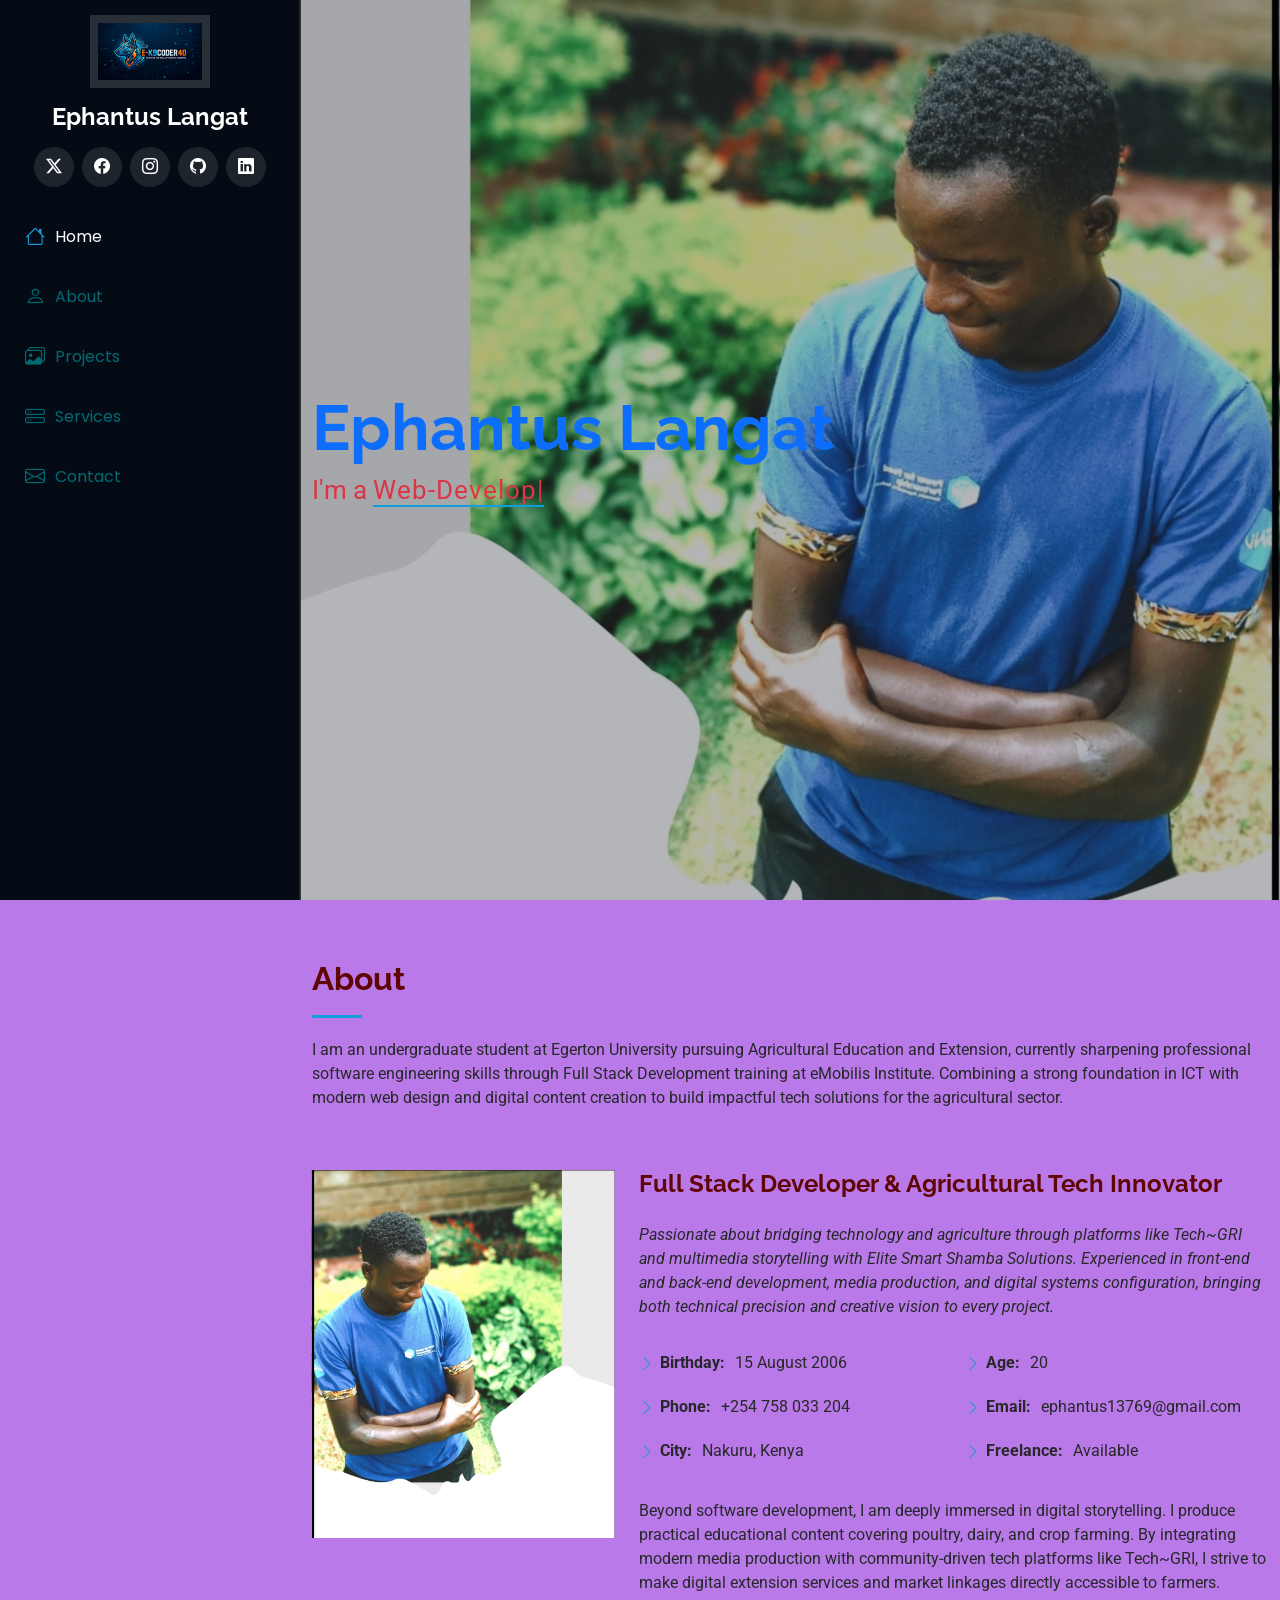
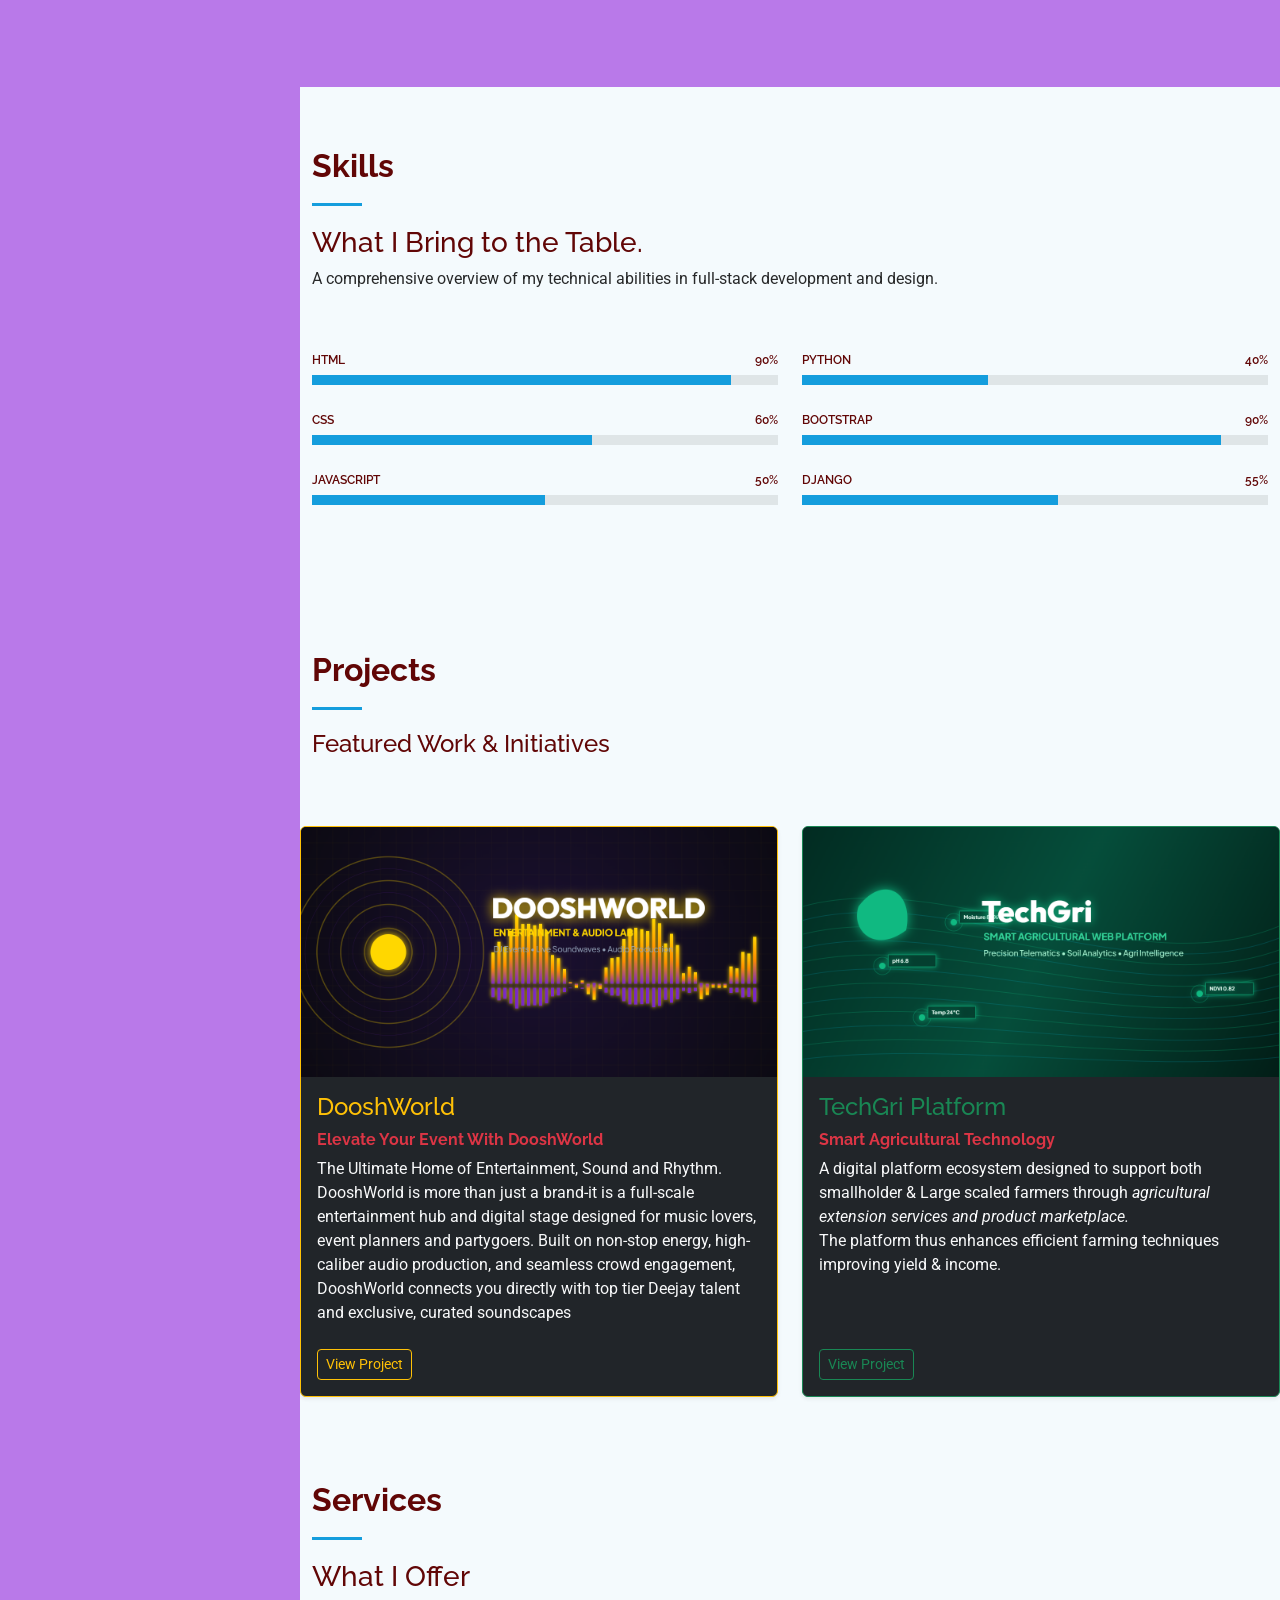
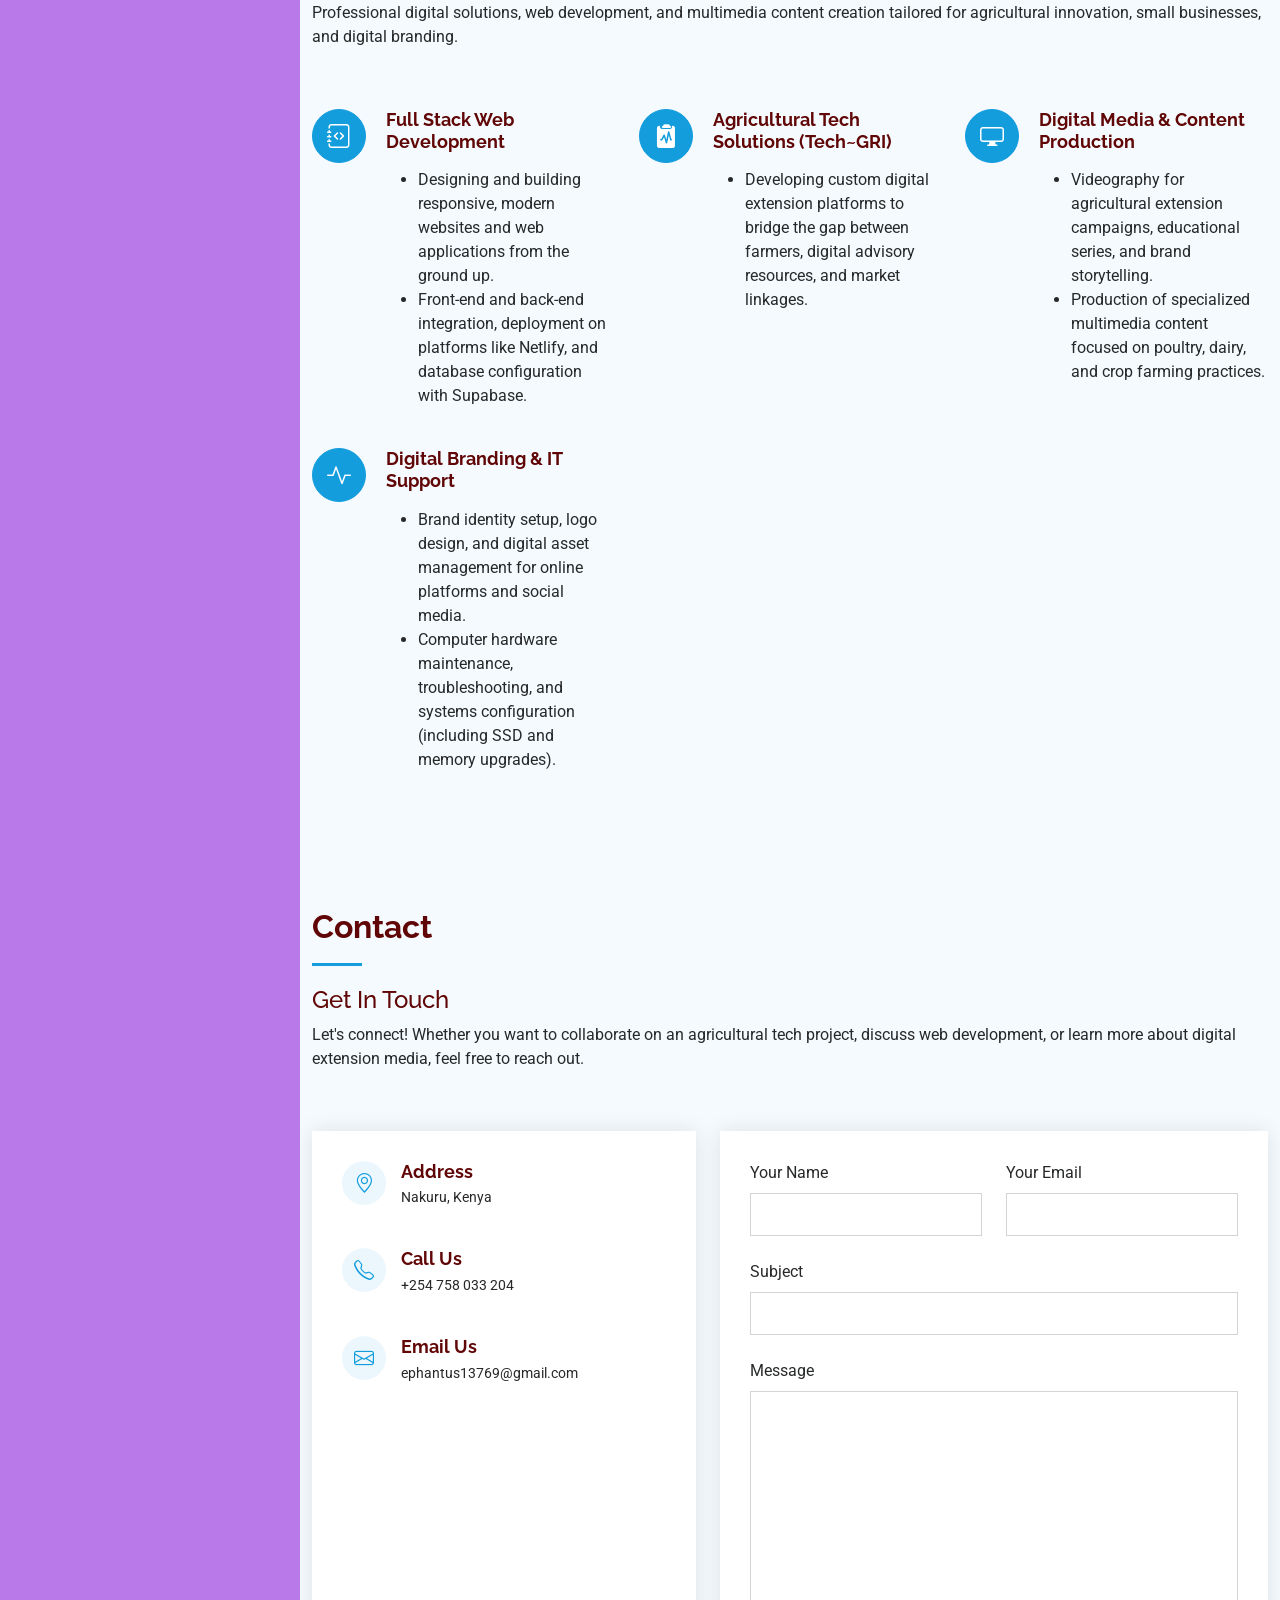
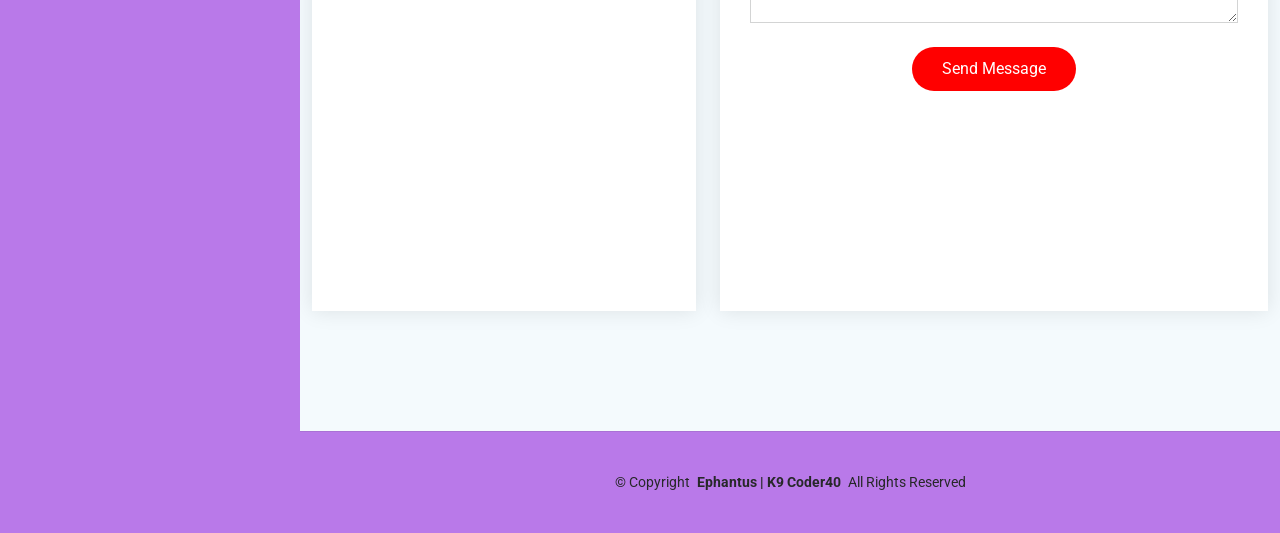
<file: index.html>
<!DOCTYPE html>
<html lang="en">

<head>
  <meta charset="utf-8">
  <meta content="width=device-width, initial-scale=1.0" name="viewport">
  <title>Ephantus | K9-Coder40</title>
  <meta content="" name="description">
  <meta content="" name="keywords">

  <!-- Favicons -->
  <link href="assets/img/favicon (2).png" rel="icon">
  <link href="assets/favicon (2).png" rel="favicon (2).png">

  <!-- Fonts -->
  <link href="https://fonts.googleapis.com" rel="preconnect">
  <link href="https://fonts.gstatic.com" rel="preconnect" crossorigin>
  <link href="https://fonts.googleapis.com/css2?family=Roboto:ital,wght@0,100;0,300;0,400;0,500;0,700;0,900;1,100;1,300;1,400;1,500;1,700;1,900&family=Poppins:ital,wght@0,100;0,200;0,300;0,400;0,500;0,600;0,700;0,800;0,900;1,100;1,200;1,300;1,400;1,500;1,600;1,700;1,800;1,900&family=Raleway:ital,wght@0,100;0,200;0,300;0,400;0,500;0,600;0,700;0,800;0,900;1,100;1,200;1,300;1,400;1,500;1,600;1,700;1,800;1,900&display=swap" rel="stylesheet">

  <!-- Vendor CSS Files -->
  <link href="assets/vendor/bootstrap/css/bootstrap.min.css" rel="stylesheet">
  <link href="assets/vendor/bootstrap-icons/bootstrap-icons.css" rel="stylesheet">
  <link href="assets/vendor/aos/aos.css" rel="stylesheet">
  <link href="assets/vendor/glightbox/css/glightbox.min.css" rel="stylesheet">
  <link href="assets/vendor/swiper/swiper-bundle.min.css" rel="stylesheet">

  <!-- Main CSS File -->
  <link href="assets/css/main.css" rel="stylesheet">

  <!-- =======================================================
  * Template Name: iPortfolio
  * Template URL: https://bootstrapmade.com/iportfolio-bootstrap-portfolio-websites-template/
  * Updated: Jun 29 2024 with Bootstrap v5.3.3
  * Author: BootstrapMade.com
  * License: https://bootstrapmade.com/license/
  ======================================================== -->
</head>

<body class="index-page">

  <header id="header" class="header dark-background d-flex flex-column">
    <i class="header-toggle d-xl-none bi bi-list"></i>

    <div class="profile-img">
      <img src="assets/img/favicon (2).png" alt="" class="img-fluid rounded-circler">
    </div>

    <a href="index.html" class="logo d-flex align-items-center justify-content-center">
      <!-- Uncomment the line below if you also wish to use an image logo -->
      <!-- <img src="assets/img/logo.png" alt=""> -->
      <h1 class="sitename">Ephantus Langat</h1>
    </a>

    <div class="social-links text-center">
      <a href="https://X.com/@K9 Coder40" class="twitter" target="_blank"><i class="bi bi-twitter-x"></i></a>
      <a href="https://www.facebook.com/AgriNerds" class="facebook" target="_blank"><i class="bi bi-facebook"></i></a>
      <a href="https://www.instagram.com/eph.ntus"class="instagram" target="_blank"><i class="bi bi-instagram"></i></a>
      <a href="https://github.com/K9-Coder40" class="github" target="_blank"><i class="bi bi-github"></i></a>
      <a href="https://ke.linkedin.com" class="linkedin" target="_blank"><i class="bi bi-linkedin"></i></a>
    </div>

    <nav id="navmenu" class="navmenu">
      <ul>
        <li><a href="#hero" class="active"><i class="bi bi-house navicon"></i>Home</a></li>
        <li><a href="#about"><i class="bi bi-person navicon"></i> About</a></li>
        <li><a href="#portfolio"><i class="bi bi-images navicon"></i> Projects</a></li>
        <li><a href="#services"><i class="bi bi-hdd-stack navicon"></i> Services</a></li>
        <li><a href="#contact"><i class="bi bi-envelope navicon"></i> Contact</a></li>
      </ul>
    </nav>

  </header>

  <main class="main">

    <!-- Hero Section -->
    <section id="hero" class="hero section dark-background">

      <img src="assets/img/my-profile-img (2).jpg" alt="" data-aos="fade-in" class="">

      <div class="container" data-aos="fade-up" data-aos-delay="100">
        <h2 class="text-primary fw-bold">Ephantus Langat</h2>
        <p class="text-danger">I'm a <span class="typed" data-typed-items="Web-Developer, Mobile-Developer,Agricultural Educator">Designer</span><span class="typed-cursor typed-cursor--blink" aria-hidden="true"></span><span class="typed-cursor typed-cursor--blink" aria-hidden="true"></span></p>
      </div>

    </section><!-- /Hero Section -->

    <!-- About Section -->
    <section id="about" class="about section">

      <!-- Section Title -->
      <div class="container section-title" data-aos="fade-up">
        <h2>About</h2>
        <p>I am an undergraduate student at Egerton University pursuing Agricultural Education and Extension, currently sharpening professional software engineering skills through Full Stack Development training at eMobilis Institute. Combining a strong foundation in ICT with modern web design and digital content creation to build impactful tech solutions for the agricultural sector.</p>
      </div><!-- End Section Title -->

      <div class="container" data-aos="fade-up" data-aos-delay="100">

        <div class="row gy-4 justify-content-center">
          <div class="col-lg-4">
            <img src="assets/img/my-profile-img (2).jpg" class="img-fluid" alt="">
          </div>
          <div class="col-lg-8 content">
            <h2>Full Stack Developer & Agricultural Tech Innovator</h2>
            <p class="fst-italic py-3">
            Passionate about bridging technology and agriculture through platforms like Tech~GRI and multimedia storytelling with Elite Smart Shamba Solutions. 
            Experienced in front-end and back-end development, media production, and digital systems configuration, bringing both technical precision and creative vision to every project.
            </p>
            <div class="row">
              <div class="col-lg-6">
                <ul>
                  <li><i class="bi bi-chevron-right"></i> <strong>Birthday:</strong> <span>15 August 2006</span></li>
                  <li><i class="bi bi-chevron-right"></i> <strong>Phone:</strong> <span>+254 758 033 204</span></li>
                  <li><i class="bi bi-chevron-right"></i> <strong>City:</strong> <span>Nakuru, Kenya</span></li>
                </ul>
              </div>
              <div class="col-lg-6">
                <ul>
                  <li><i class="bi bi-chevron-right"></i> <strong>Age:</strong> <span>20</span></li>
                  <li><i class="bi bi-chevron-right"></i> <strong>Email:</strong> <span>ephantus13769@gmail.com</span></li>
                  <li><i class="bi bi-chevron-right"></i> <strong>Freelance:</strong> <span>Available</span></li>
                </ul>
              </div>
            </div>
            <p class="py-3">
            Beyond software development, I am deeply immersed in digital storytelling.
            I produce practical educational content covering poultry, dairy, and crop farming. 
            By integrating modern media production with community-driven tech platforms like Tech~GRI, 
            I strive to make digital extension services and market linkages directly accessible to farmers.
              
          </p>
          </div>
        </div>

      </div>

    </section><!-- /About Section -->

      <section id="skills" class="skills section light-background">

  <!-- Section Title -->
  <div class="container section-title" data-aos="fade-up">
    <h2>Skills</h2>
    <h3>What I Bring to the Table.</h3>
    <p>A comprehensive overview of my technical abilities in full-stack development and design.</p>
  </div><!-- End Section Title -->

  <div class="container" data-aos="fade-up" data-aos-delay="100">

    <div class="row skills-content skills-animation">

      <div class="col-lg-6">

        <div class="progress">
          <span class="skill"><span>HTML</span> <i class="val">90%</i></span>
          <div class="progress-bar-wrap">
            <div class="progress-bar" role="progressbar" aria-valuenow="90" aria-valuemin="0" aria-valuemax="100" style="width: 90%;"></div>
          </div>
        </div><!-- End Skills Item -->

        <div class="progress">
          <span class="skill"><span>CSS</span> <i class="val">60%</i></span>
          <div class="progress-bar-wrap">
            <div class="progress-bar" role="progressbar" aria-valuenow="60" aria-valuemin="0" aria-valuemax="100" style="width: 60%;"></div>
          </div>
        </div><!-- End Skills Item -->

        <div class="progress">
          <span class="skill"><span>JavaScript</span> <i class="val">50%</i></span>
          <div class="progress-bar-wrap">
            <div class="progress-bar" role="progressbar" aria-valuenow="50" aria-valuemin="0" aria-valuemax="100" style="width: 50%;"></div>
          </div>
        </div><!-- End Skills Item -->

      </div>

      <div class="col-lg-6">

        <div class="progress">
          <span class="skill"><span>Python</span> <i class="val">40%</i></span>
          <div class="progress-bar-wrap">
            <div class="progress-bar" role="progressbar" aria-valuenow="40" aria-valuemin="0" aria-valuemax="100" style="width: 40%;"></div>
          </div>
        </div><!-- End Skills Item -->

        <div class="progress">
          <span class="skill"><span>Bootstrap</span> <i class="val">90%</i></span>
          <div class="progress-bar-wrap">
            <div class="progress-bar" role="progressbar" aria-valuenow="90" aria-valuemin="0" aria-valuemax="100" style="width: 90%;"></div>
          </div>
        </div><!-- End Skills Item -->

        <div class="progress">
          <span class="skill"><span>Django</span> <i class="val">55%</i></span>
          <div class="progress-bar-wrap">
            <div class="progress-bar" role="progressbar" aria-valuenow="55" aria-valuemin="0" aria-valuemax="100" style="width: 55%;"></div>
          </div>
        </div><!-- End Skills Item -->

      </div>

    </div>

  </div>

</section><!-- /Skills Section -->

    
    <!-- Projects Section -->
    <section id="portfolio" class="portfolio section light-background">

      <!-- Section Title -->
      <div class="container section-title" data-aos="fade-up">
        <h2>Projects</h2>
        <h4>Featured Work & Initiatives</h4>
      </div><!-- End Section Title -->
     <section class="container p-0">
      <div class="row">
        <!-- card 1 -->
         <div class="col-lg-6 mb-4" data-aos="fade-up">
  <div class="card h-100 bg-dark text-white border-warning shadow-sm">
    <img src="assets/img/DooshWorld_Portfolio_Banner.png" class="card-img-top" alt="DooshWorld Banner">
    <div class="card-body">
      <h4 class="card-title text-warning font-weight-bold">DooshWorld</h4>
      <h6 class="text-danger fw-bold">Elevate Your Event With DooshWorld</h6>
      <p class="card-text text-light">The Ultimate Home of Entertainment, Sound and Rhythm.<br>
                DooshWorld is more than just a brand-it is a full-scale entertainment hub and digital stage designed for music lovers, 
                event planners and partygoers. Built on non-stop energy, high-caliber audio production, and seamless crowd engagement, 
                DooshWorld connects you directly with top tier Deejay talent and exclusive, curated soundscapes</p>
    </div>
    <div class="card-footer bg-transparent border-top-0 pb-3">
      <a href="https://k9-coder40.github.io/DooshWorld/" target="_blank" class="btn btn-outline-warning btn-sm">View Project</a>
    </div>
  </div>
</div>
<!-- card 2 -->
 <div class="col-lg-6 mb-4" data-aos="fade-up">
  <div class="card h-100 bg-dark text-white border-success shadow-sm">
    <img src="assets/img/TechGri_Portfolio_Banner.png" class="card-img-top" alt="TechGri Banner">
    <div class="card-body">
      <h4 class="card-title text-success font-weight-bold">TechGri Platform</h4>
      <h6 class="text-danger fw-bold">Smart Agricultural Technology</h6>
      <p class="card-text text-light">A digital platform ecosystem designed to support both smallholder & Large scaled farmers through 
        <i>agricultural extension services and product marketplace.</i>
        <br>The platform thus enhances efficient farming techniques improving yield & income.</p>
  </div>
    <div class="card-footer bg-transparent border-top-0 pb-3">
      <a href="https://k9-coder40.github.io/TechGRI2/" target="_blank" class="btn btn-outline-success btn-sm">View Project</a>
    </div>
  </div>
</div>

      </div>
    </section>

    <!-- Services Section -->
    <section id="services" class="services section">

      <!-- Section Title -->
      <div class="container section-title" data-aos="fade-up">
        <h2>Services</h2>
      <h3>What I Offer</h3>
      <p>Professional digital solutions, web development, 
      and multimedia content creation tailored for agricultural innovation, small businesses, 
      and digital branding.</p>
      </div><!-- End Section Title -->

      <div class="container">

        <div class="row gy-4">

          <div class="col-lg-4 col-md-6 service-item d-flex" data-aos="fade-up" data-aos-delay="100">
            <div class="icon flex-shrink-0"><i class="bi bi-journal-code"></i></div>
            <div>
              <h4 class="title"><a href="service-details.html" class="stretched-link">Full Stack Web Development</a></h4>
              <p class="description">
                <ul>
                  <li>Designing and building responsive, modern websites and web applications from the ground up.</li>
                  <li>Front-end and back-end integration, deployment on platforms like Netlify, and database configuration with Supabase.</li>
                </ul>
              </p>
            </div>
          </div>
          <!-- End Service Item -->

          <div class="col-lg-4 col-md-6 service-item d-flex" data-aos="fade-up" data-aos-delay="200">
            <div class="icon flex-shrink-0"><i class="bi bi-clipboard2-pulse-fill"></i></div>
            <div>
              <h4 class="title"><a href="service-details.html" class="stretched-link">Agricultural Tech Solutions (Tech~GRI)</a></h4>
              <p class="description">
                <ul>
                  <li>Developing custom digital extension platforms to bridge the gap between farmers, digital advisory resources, and market linkages.</li>
                </ul>
              </p>
            </div>
          </div><!-- End Service Item -->

          <div class="col-lg-4 col-md-6 service-item d-flex" data-aos="fade-up" data-aos-delay="300">
            <div class="icon flex-shrink-0"><i class="bi bi-display"></i></div>
            <div>
              <h4 class="title"><a href="service-details.html" class="stretched-link">Digital Media & Content Production</a></h4>
              <p class="description">
                <ul>
                  <Li>Videography for agricultural extension campaigns, educational series, and brand storytelling.</Li>
                  <li>Production of specialized multimedia content focused on poultry, dairy, and crop farming practices.</li>
                </ul>
              </p>
            </div>
          </div><!-- End Service Item -->

          <div class="col-lg-4 col-md-6 service-item d-flex" data-aos="fade-up" data-aos-delay="400">
            <div class="icon flex-shrink-0"><i class="bi bi-activity"></i></div>
            <div>
              <h4 class="title"><a href="service-details.html" class="stretched-link">Digital Branding & IT Support</a></h4>
              <p class="description">
                <ul>
                  <Li>Brand identity setup, logo design, and digital asset management for online platforms and social media.</Li>
                  <li>Computer hardware maintenance, troubleshooting, and systems configuration (including SSD and memory upgrades).</li>
                </ul>
              </p>
            </div>
          </div><!-- End Service Item -->

      </div>

      </div>

    </section><!-- /Services Section -->

   
    <!-- Contact Section -->
    <section id="contact" class="contact section">

      <!-- Section Title -->
      <div class="container section-title" data-aos="fade-up">
        <h2>Contact</h2>
        <h4>Get In Touch</h4>
        <p>Let's connect! Whether you want to collaborate on an agricultural tech project, discuss web development, or learn more about digital extension media, feel free to reach out.</p>
      </div><!-- End Section Title -->

      <div class="container" data-aos="fade-up" data-aos-delay="100">

        <div class="row gy-4">

          <div class="col-lg-5">

            <div class="info-wrap">
              <div class="info-item d-flex" data-aos="fade-up" data-aos-delay="200">
                <i class="bi bi-geo-alt flex-shrink-0"></i>
                <div>
                  <h3>Address</h3>
                  <p>Nakuru, Kenya</p>
                </div>
              </div><!-- End Info Item -->

              <div class="info-item d-flex" data-aos="fade-up" data-aos-delay="300">
                <i class="bi bi-telephone flex-shrink-0"></i>
                <div>
                  <h3>Call Us</h3>
                  <p>+254 758 033 204</p>
                </div>
              </div><!-- End Info Item -->

              <div class="info-item d-flex" data-aos="fade-up" data-aos-delay="400">
                <i class="bi bi-envelope flex-shrink-0"></i>
                <div>
                  <h3>Email Us</h3>
                  <p>ephantus13769@gmail.com</p>
                </div>
              </div><!-- End Info Item -->

            <iframe src="https://www.google.com/maps/embed?pb=!1m14!1m12!1m3!1d31917.867910048702!2d35.9260914!3d-0.37362904999999996!2m3!1f0!2f0!3f0!3m2!1i1024!2i768!4f13.1!5e0!3m2!1sen!2ske!4v1792061808625!5m2!1sen!2ske" width="600" height="450" style="border:0;" allowfullscreen="" loading="lazy" referrerpolicy="strict-origin-when-cross-origin"></iframe>
            </div>
          </div>

          <div class="col-lg-7">
            <form action="forms/contact.php" method="post" class="php-email-form" data-aos="fade-up" data-aos-delay="200">
              <div class="row gy-4">

                <div class="col-md-6">
                  <label for="name-field" class="pb-2">Your Name</label>
                  <input type="text" name="name" id="name-field" class="form-control" required="">
                </div>

                <div class="col-md-6">
                  <label for="email-field" class="pb-2">Your Email</label>
                  <input type="email" class="form-control" name="email" id="email-field" required="">
                </div>

                <div class="col-md-12">
                  <label for="subject-field" class="pb-2">Subject</label>
                  <input type="text" class="form-control" name="subject" id="subject-field" required="">
                </div>

                <div class="col-md-12">
                  <label for="message-field" class="pb-2">Message</label>
                  <textarea class="form-control" name="message" rows="10" id="message-field" required=""></textarea>
                </div>

                <div class="col-md-12 text-center">
                  <div class="loading">Loading</div>
                  <div class="error-message"></div>
                  <div class="sent-message">Your message has been sent. Thank you!</div>

                  <button type="submit">Send Message</button>
                </div>

              </div>
            </form>
          </div><!-- End Contact Form -->

        </div>

      </div>

    </section><!-- /Contact Section -->

  </main>

  <footer id="footer" class="footer position-relative light-background">

    <div class="container">
      <div class="copyright text-center ">
        <p>© <span>Copyright</span> <strong class="px-1 sitename">Ephantus | K9 Coder40</strong> <span>All Rights Reserved</span></p>
      </div>
    </div>

  </footer>

  <!-- Scroll Top -->
  <a href="#" id="scroll-top" class="scroll-top d-flex align-items-center justify-content-center"><i class="bi bi-arrow-up-short"></i></a>

  <!-- Preloader -->
  <div id="preloader"></div>

  <!-- Vendor JS Files -->
  <script src="assets/vendor/bootstrap/js/bootstrap.bundle.min.js"></script>
  <script src="assets/vendor/php-email-form/validate.js"></script>
  <script src="assets/vendor/aos/aos.js"></script>
  <script src="assets/vendor/typed.js/typed.umd.js"></script>
  <script src="assets/vendor/purecounter/purecounter_vanilla.js"></script>
  <script src="assets/vendor/waypoints/noframework.waypoints.js"></script>
  <script src="assets/vendor/glightbox/js/glightbox.min.js"></script>
  <script src="assets/vendor/imagesloaded/imagesloaded.pkgd.min.js"></script>
  <script src="assets/vendor/isotope-layout/isotope.pkgd.min.js"></script>
  <script src="assets/vendor/swiper/swiper-bundle.min.js"></script>

  <!-- Main JS File -->
  <script src="assets/js/main.js"></script>

</body>

</html>
</file>
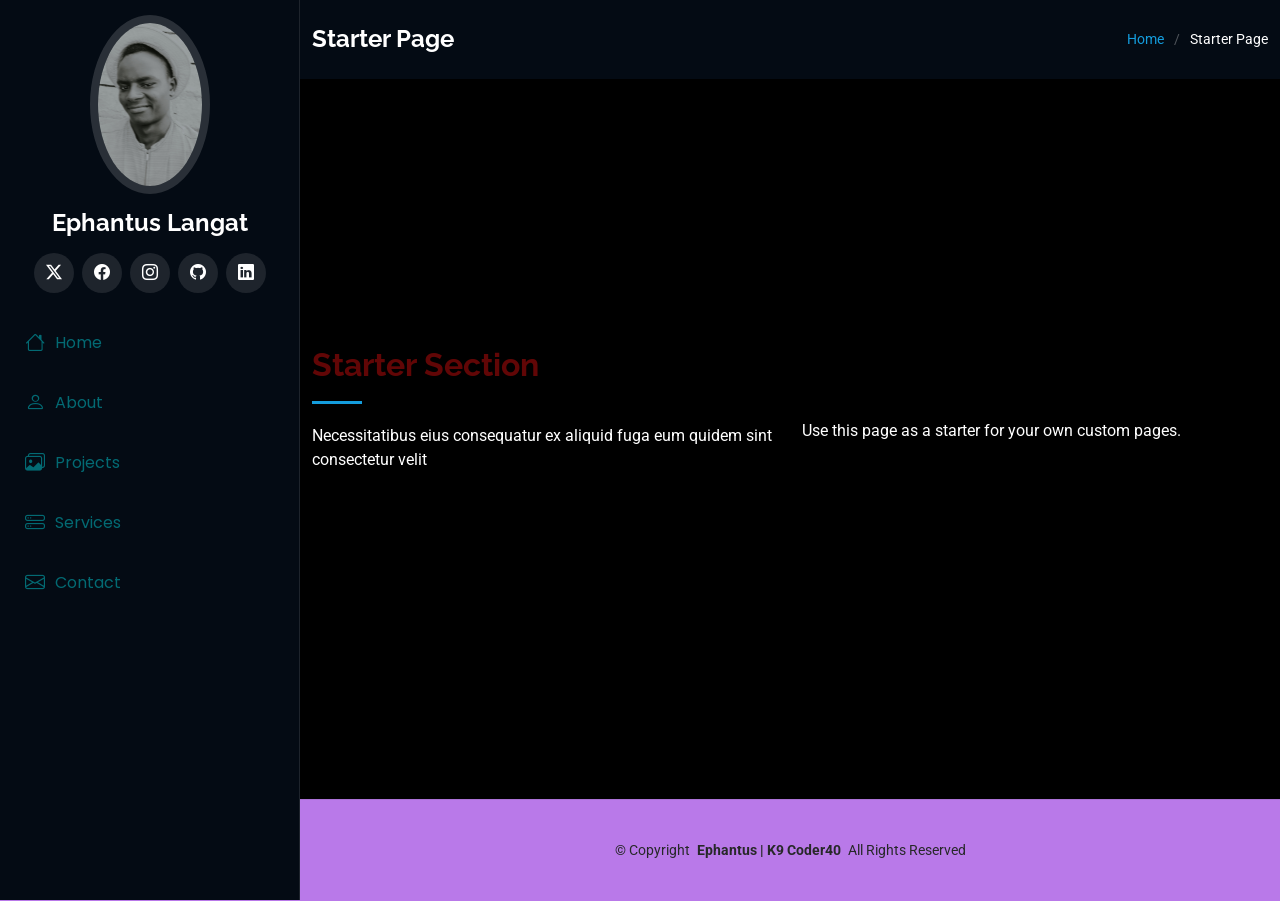
<file: starter-page.html>
<!DOCTYPE html>
<html lang="en">

<head>
  <meta charset="utf-8">
  <meta content="width=device-width, initial-scale=1.0" name="viewport">
  <title>Ephantu| K9-Coder40</title>
  <meta content="" name="description">
  <meta content="" name="keywords">

  <!-- Favicons -->
  <link href="assets/img/favicon (2).png" rel="icon">
  <link href="assets/img/favicon (2).png" rel="favicon (2).png">

  <!-- Fonts -->
  <link href="https://fonts.googleapis.com" rel="preconnect">
  <link href="https://fonts.gstatic.com" rel="preconnect" crossorigin>
  <link href="https://fonts.googleapis.com/css2?family=Roboto:ital,wght@0,100;0,300;0,400;0,500;0,700;0,900;1,100;1,300;1,400;1,500;1,700;1,900&family=Poppins:ital,wght@0,100;0,200;0,300;0,400;0,500;0,600;0,700;0,800;0,900;1,100;1,200;1,300;1,400;1,500;1,600;1,700;1,800;1,900&family=Raleway:ital,wght@0,100;0,200;0,300;0,400;0,500;0,600;0,700;0,800;0,900;1,100;1,200;1,300;1,400;1,500;1,600;1,700;1,800;1,900&display=swap" rel="stylesheet">

  <!-- Vendor CSS Files -->
  <link href="assets/vendor/bootstrap/css/bootstrap.min.css" rel="stylesheet">
  <link href="assets/vendor/bootstrap-icons/bootstrap-icons.css" rel="stylesheet">
  <link href="assets/vendor/aos/aos.css" rel="stylesheet">
  <link href="assets/vendor/glightbox/css/glightbox.min.css" rel="stylesheet">
  <link href="assets/vendor/swiper/swiper-bundle.min.css" rel="stylesheet">

  <!-- Main CSS File -->
  <link href="assets/css/main.css" rel="stylesheet">

  <!-- =======================================================
  * Template Name: iPortfolio
  * Template URL: https://bootstrapmade.com/iportfolio-bootstrap-portfolio-websites-template/
  * Updated: Jun 29 2024 with Bootstrap v5.3.3
  * Author: BootstrapMade.com
  * License: https://bootstrapmade.com/license/
  ======================================================== -->
</head>

<body class="starter-page-page">

  <header id="header" class="header dark-background d-flex flex-column">
    <i class="header-toggle d-xl-none bi bi-list"></i>

    <div class="profile-img">
      <img src="assets/img/my-profile-img.jpg" alt="" class="img-fluid rounded-circle">
    </div>

    <a href="index.html" class="logo d-flex align-items-center justify-content-center">
      <!-- Uncomment the line below if you also wish to use an image logo -->
      <!-- <img src="assets/img/logo.png" alt=""> -->
      <h1 class="sitename">Ephantus Langat</h1>
    </a>

   <div class="social-links text-center">
      <a href="https://X.com/@K9 Coder40" class="twitter" target="_blank"><i class="bi bi-twitter-x"></i></a>
      <a href="https://www.facebook.com/AgriNerds" class="facebook" target="_blank"><i class="bi bi-facebook"></i></a>
      <a href="https://www.instagram.com/eph.ntus"class="instagram" target="_blank"><i class="bi bi-instagram"></i></a>
      <a href="https://github.com/K9-Coder40" class="github" target="_blank"><i class="bi bi-github"></i></a>
      <a href="https://ke.linkedin.com" class="linkedin" target="_blank"><i class="bi bi-linkedin"></i></a>
    </div>
    <nav id="navmenu" class="navmenu">
      <ul>
        <li><a href="#hero"><i class="bi bi-house navicon"></i>Home</a></li>
        <li><a href="#about"><i class="bi bi-person navicon"></i> About</a></li>
        <li><a href="#projects"><i class="bi bi-images navicon"></i> Projects</a></li>
        <li><a href="#services"><i class="bi bi-hdd-stack navicon"></i> Services</a></li>
        <li><a href="#contact"><i class="bi bi-envelope navicon"></i> Contact</a></li>
      </ul>
    </nav>

  </header>

  <main class="main">

    <!-- Page Title -->
    <div class="page-title dark-background">
      <div class="container d-lg-flex justify-content-between align-items-center">
        <h1 class="mb-2 mb-lg-0">Starter Page</h1>
        <nav class="breadcrumbs">
          <ol>
            <li><a href="index.html">Home</a></li>
            <li class="current">Starter Page</li>
          </ol>
        </nav>
      </div>
    </div><!-- End Page Title -->

    <!-- Starter Section Section -->
    <section id="starter-section" class="starter-section section">

      <!-- Section Title -->
      <div class="container section-title" data-aos="fade-up">
        <h2>Starter Section</h2>
        <p>Necessitatibus eius consequatur ex aliquid fuga eum quidem sint consectetur velit</p>
      </div><!-- End Section Title -->

      <div class="container" data-aos="fade-up">
        <p>Use this page as a starter for your own custom pages.</p>
      </div>

    </section><!-- /Starter Section Section -->

  </main>

  <footer id="footer" class="footer position-relative light-background">

    <div class="container">
      <div class="copyright text-center ">
        <p>© <span>Copyright</span> <strong class="px-1 sitename">Ephantus | K9 Coder40</strong> <span>All Rights Reserved</span></p>
      </div>
    </div>

  </footer>

  <!-- Scroll Top -->
  <a href="#" id="scroll-top" class="scroll-top d-flex align-items-center justify-content-center"><i class="bi bi-arrow-up-short"></i></a>

  <!-- Preloader -->
  <div id="preloader"></div>

  <!-- Vendor JS Files -->
  <script src="assets/vendor/bootstrap/js/bootstrap.bundle.min.js"></script>
  <script src="assets/vendor/php-email-form/validate.js"></script>
  <script src="assets/vendor/aos/aos.js"></script>
  <script src="assets/vendor/typed.js/typed.umd.js"></script>
  <script src="assets/vendor/purecounter/purecounter_vanilla.js"></script>
  <script src="assets/vendor/waypoints/noframework.waypoints.js"></script>
  <script src="assets/vendor/glightbox/js/glightbox.min.js"></script>
  <script src="assets/vendor/imagesloaded/imagesloaded.pkgd.min.js"></script>
  <script src="assets/vendor/isotope-layout/isotope.pkgd.min.js"></script>
  <script src="assets/vendor/swiper/swiper-bundle.min.js"></script>

  <!-- Main JS File -->
  <script src="assets/js/main.js"></script>

</body>

</html>
</file>
<file: assets/css/main.css>
/**
* Template Name: iPortfolio
* Template URL: https://bootstrapmade.com/iportfolio-bootstrap-portfolio-websites-template/
* Updated: Jun 29 2024 with Bootstrap v5.3.3
* Author: BootstrapMade.com
* License: https://bootstrapmade.com/license/
*/

/*--------------------------------------------------------------
# Font & Color Variables
# Help: https://bootstrapmade.com/color-system/
--------------------------------------------------------------*/
/* Fonts */
:root {
  --default-font: "Roboto",  system-ui, -apple-system, "Segoe UI", Roboto, "Helvetica Neue", Arial, "Noto Sans", "Liberation Sans", sans-serif, "Apple Color Emoji", "Segoe UI Emoji", "Segoe UI Symbol", "Noto Color Emoji";
  --heading-font: "Raleway",  sans-serif;
  --nav-font: "Poppins",  sans-serif;
}

/* Global Colors - The following color variables are used throughout the website. Updating them here will change the color scheme of the entire website */
:root { 
  --background-color: #b979e9; /* Background color for the entire website, including individual sections */
  --default-color: #272829; /* Default color used for the majority of the text content across the entire website */
  --heading-color: #610606; /* Color for headings, subheadings and title throughout the website */
  --accent-color: #149ddd; /* Accent color that represents your brand on the website. It's used for buttons, links, and other elements that need to stand out */
  --surface-color: #ffffff; /* The surface color is used as a background of boxed elements within sections, such as cards, icon boxes, or other elements that require a visual separation from the global background. */
  --contrast-color: #ffffff; /* Contrast color for text, ensuring readability against backgrounds of accent, heading, or default colors. */
}

/* Nav Menu Colors - The following color variables are used specifically for the navigation menu. They are separate from the global colors to allow for more customization options */
:root {
  --nav-color: #036a73;  /* The default color of the main navmenu links */
  --nav-hover-color: #ffffff; /* Applied to main navmenu links when they are hovered over or active */
  --nav-mobile-background-color: #c56205; /* Used as the background color for mobile navigation menu */
  --nav-dropdown-background-color: #36bda2; /* Used as the background color for dropdown items that appear when hovering over primary navigation items */
  --nav-dropdown-color: #a8a9b4; /* Used for navigation links of the dropdown items in the navigation menu. */
  --nav-dropdown-hover-color: #ffffff; /* Similar to --nav-hover-color, this color is applied to dropdown navigation links when they are hovered over. */
}

/* Color Presets - These classes override global colors when applied to any section or element, providing reuse of the sam color scheme. */

.light-background {
  --background-color: #f4fafd;
  --surface-color: #ffffff;
}

.dark-background {
  --background-color: #040b14;
  --default-color: #ffffff;
  --heading-color: #ffffff;
  --surface-color: #151f2b;
  --contrast-color: #ffffff;
}

/* Smooth scroll */
:root {
  scroll-behavior: smooth;
}

/*--------------------------------------------------------------
# General Styling & Shared Classes
--------------------------------------------------------------*/
body {
  color: var(--default-color);
  background-color: var(--background-color);
  font-family: var(--default-font);
}

a {
  color: var(--accent-color);
  text-decoration: none;
  transition: 0.3s;
}

a:hover {
  color: color-mix(in srgb, var(--accent-color), transparent 25%);
  text-decoration: none;
}

h1,
h2,
h3,
h4,
h5,
h6 {
  color: var(--heading-color);
  font-family: var(--heading-font);
}

/* PHP Email Form Messages
------------------------------*/
.php-email-form .error-message {
  display: none;
  background: #df1529;
  color: #ffffff;
  text-align: left;
  padding: 15px;
  margin-bottom: 24px;
  font-weight: 600;
}

.php-email-form .sent-message {
  display: none;
  color: #ffffff;
  background: #059652;
  text-align: center;
  padding: 15px;
  margin-bottom: 24px;
  font-weight: 600;
}

.php-email-form .loading {
  display: none;
  background: var(--surface-color);
  text-align: center;
  padding: 15px;
  margin-bottom: 24px;
}

.php-email-form .loading:before {
  content: "";
  display: inline-block;
  border-radius: 50%;
  width: 24px;
  height: 24px;
  margin: 0 10px -6px 0;
  border: 3px solid var(--accent-color);
  border-top-color: var(--surface-color);
  animation: php-email-form-loading 1s linear infinite;
}

@keyframes php-email-form-loading {
  0% {
    transform: rotate(0deg);
  }

  100% {
    transform: rotate(360deg);
  }
}

/*--------------------------------------------------------------
# Global Header
--------------------------------------------------------------*/
.header {
  color: var(--default-color);
  background-color: var(--background-color);
  position: fixed;
  top: 0;
  left: 0;
  bottom: 0;
  padding: 0 15px;
  width: 300px;
  transition: all ease-in-out 0.3s;
  overflow-y: auto;
  z-index: 997;
  border-right: 1px solid color-mix(in srgb, var(--default-color), transparent 90%);
}

.header .profile-img img {
  margin: 15px auto;
  display: block;
  width: 120px;
  border: 8px solid color-mix(in srgb, var(--default-color), transparent 85%);
}

.header .logo {
  line-height: 1;
  margin-bottom: 15px;
}

.header .logo img {
  max-height: 32px;
  margin-right: 8px;
}

.header .logo h1 {
  font-size: 24px;
  margin: 0;
  font-weight: 700;
  color: var(--heading-color);
}

.header .social-links {
  margin: 0 0 20px 0;
}

.header .social-links a {
  font-size: 16px;
  display: inline-flex;
  align-items: center;
  justify-content: center;
  background: color-mix(in srgb, var(--default-color), transparent 90%);
  color: var(--default-color);
  margin: 0 2px;
  border-radius: 50%;
  text-align: center;
  width: 40px;
  height: 40px;
  transition: 0.3s;
}

.header .social-links a:hover {
  color: var(--contrast-color);
  background: var(--accent-color);
}

@media (min-width: 1200px) {

  .header~main,
  .header~#footer {
    margin-left: 300px;
  }
}

@media (max-width: 1199px) {
  .header {
    left: -100%;
  }
}

.header.header-show {
  left: 0;
}

.header .header-toggle {
  color: var(--contrast-color);
  background-color: var(--accent-color);
  font-size: 22px;
  display: flex;
  align-items: center;
  justify-content: center;
  width: 40px;
  height: 40px;
  border-radius: 50%;
  cursor: pointer;
  position: fixed;
  top: 15px;
  right: 15px;
  z-index: 9999;
  transition: background-color 0.3s;
}

.header .header-toggle:hover {
  color: var(--contrast-color);
  background-color: color-mix(in srgb, var(--accent-color) 90%, white 15%);
}

/*--------------------------------------------------------------
# Navigation Menu
--------------------------------------------------------------*/
.mobile-nav-toggle {
  display: none;
}

.navmenu {
  padding: 0;
  z-index: 9997;
}

.navmenu ul {
  list-style: none;
  padding: 0 0 20px 0;
  margin: 0;
}

.navmenu a,
.navmenu a:focus {
  color: var(--nav-color);
  padding: 15px 10px;
  font-family: var(--nav-font);
  font-size: 16px;
  font-weight: 400;
  display: flex;
  align-items: center;
  white-space: nowrap;
  transition: 0.3s;
  width: 100%;
}

.navmenu a .navicon,
.navmenu a:focus .navicon {
  font-size: 20px;
  margin-right: 10px;
}

.navmenu a .toggle-dropdown,
.navmenu a:focus .toggle-dropdown {
  font-size: 12px;
  line-height: 0;
  margin-left: auto;
  width: 30px;
  height: 30px;
  display: flex;
  align-items: center;
  justify-content: center;
  border-radius: 50%;
  transition: 0.3s;
  flex-shrink: 0;
  background-color: color-mix(in srgb, var(--accent-color), transparent 90%);
}

.navmenu a .toggle-dropdown:hover,
.navmenu a:focus .toggle-dropdown:hover {
  background-color: var(--accent-color);
  color: var(--contrast-color);
}

.navmenu a:hover,
.navmenu .active,
.navmenu .active:focus {
  color: var(--nav-hover-color);
}

.navmenu a:hover .navicon,
.navmenu .active .navicon,
.navmenu .active:focus .navicon {
  color: var(--accent-color);
}

.navmenu .active .toggle-dropdown,
.navmenu .active:focus .toggle-dropdown {
  background-color: var(--accent-color);
  color: var(--contrast-color);
  transform: rotate(180deg);
}

.navmenu .dropdown {
  display: block;
}

.navmenu .dropdown a,
.navmenu .dropdown a:focus {
  color: --nav-dropdown-color;
}

.navmenu .dropdown a:hover,
.navmenu .dropdown .active,
.navmenu .dropdown .active:focus {
  color: var(--nav-dropdown-hover-color);
}

.navmenu .dropdown ul {
  position: static;
  display: none;
  z-index: 99;
  padding: 5px 10px;
  margin: 5px 10px;
  background-color: var(--nav-dropdown-background-color);
  border: 1px solid color-mix(in srgb, var(--default-color), transparent 90%);
  box-shadow: none;
  transition: all 0.5s ease-in-out;
}

.navmenu .dropdown ul ul {
  background-color: rgba(33, 37, 41, 0.1);
}

.navmenu .dropdown>.dropdown-active {
  display: block;
  background-color: rgba(33, 37, 41, 0.03);
}

/*--------------------------------------------------------------
# Global Footer
--------------------------------------------------------------*/
.footer {
  color: var(--default-color);
  background-color: #b979e9;
  font-size: 14px;
  padding: 40px 0;
  position: relative;
  border-top: 1px solid color-mix(in srgb, var(--default-color), transparent 90%);
}

.footer .copyright p {
  margin-bottom: 0;
}

.footer .credits {
  margin-top: 4px;
  font-size: 13px;
  text-align: center;
}

/*--------------------------------------------------------------
# Preloader
--------------------------------------------------------------*/
#preloader {
  position: fixed;
  inset: 0;
  z-index: 999999;
  overflow: hidden;
  background: var(--background-color);
  transition: all 0.6s ease-out;
}

#preloader:before {
  content: "";
  position: fixed;
  top: calc(50% - 30px);
  left: calc(50% - 30px);
  border: 6px solid #ffffff;
  border-color: var(--accent-color) transparent var(--accent-color) transparent;
  border-radius: 50%;
  width: 60px;
  height: 60px;
  animation: animate-preloader 1.5s linear infinite;
}

@keyframes animate-preloader {
  0% {
    transform: rotate(0deg);
  }

  100% {
    transform: rotate(360deg);
  }
}

/*--------------------------------------------------------------
# Scroll Top Button
--------------------------------------------------------------*/
.scroll-top {
  position: fixed;
  visibility: hidden;
  opacity: 0;
  right: 15px;
  bottom: -15px;
  z-index: 99999;
  background-color: var(--accent-color);
  width: 44px;
  height: 44px;
  border-radius: 50px;
  transition: all 0.4s;
}

.scroll-top i {
  font-size: 24px;
  color: var(--contrast-color);
  line-height: 0;
}

.scroll-top:hover {
  background-color: color-mix(in srgb, var(--accent-color), transparent 20%);
  color: var(--contrast-color);
}

.scroll-top.active {
  visibility: visible;
  opacity: 1;
  bottom: 15px;
}

/*--------------------------------------------------------------
# Disable aos animation delay on mobile devices
--------------------------------------------------------------*/
@media screen and (max-width: 768px) {
  [data-aos-delay] {
    transition-delay: 0 !important;
  }
}

/*--------------------------------------------------------------
# Global Page Titles & Breadcrumbs
--------------------------------------------------------------*/
.page-title {
  color: var(--default-color);
  background-color: var(--background-color);
  padding: 25px 0;
  position: relative;
}

.page-title h1 {
  font-size: 24px;
  font-weight: 700;
}

.page-title .breadcrumbs ol {
  display: flex;
  flex-wrap: wrap;
  list-style: none;
  padding: 0;
  margin: 0;
  font-size: 14px;
  font-weight: 400;
}

.page-title .breadcrumbs ol li+li {
  padding-left: 10px;
}

.page-title .breadcrumbs ol li+li::before {
  content: "/";
  display: inline-block;
  padding-right: 10px;
  color: color-mix(in srgb, var(--default-color), transparent 70%);
}

/*--------------------------------------------------------------
# Global Sections
--------------------------------------------------------------*/
section,
.section {
  color: var(--default-color);
  background-color: var(--background-color);
  padding: 60px 0;
  overflow: clip;
}

/*--------------------------------------------------------------
# Global Section Titles
--------------------------------------------------------------*/
.section-title {
  padding-bottom: 60px;
  position: relative;
}

.section-title h2 {
  font-size: 32px;
  font-weight: 700;
  margin-bottom: 20px;
  padding-bottom: 20px;
  position: relative;
}

.section-title h2:after {
  content: "";
  position: absolute;
  display: block;
  width: 50px;
  height: 3px;
  background: var(--accent-color);
  left: 0;
  bottom: 0;
}

.section-title p {
  margin-bottom: 0;
}

/*--------------------------------------------------------------
# Hero Section
--------------------------------------------------------------*/
.hero {
  width: 100%;
  min-height: 100vh;
  position: relative;
  padding: 80px 0;
  display: flex;
  align-items: center;
  justify-content: center;
}

.hero img {
  position: absolute;
  inset: 0;
  display: block;
  width: 100%;
  height: 100%;
  object-fit: cover;
  object-position: center 35%;
  z-index: 1;
}

.hero:before {
  content: "";
  background: color-mix(in srgb, var(--background-color), transparent 70%);
  position: absolute;
  inset: 0;
  z-index: 2;
}

.hero .container {
  position: relative;
  z-index: 3;
}

.hero h2 {
  margin: 0;
  font-size: 64px;
  font-weight: 700;
}

.hero p {
  margin: 5px 0 0 0;
  font-size: 26px;
}

.hero p span {
  letter-spacing: 1px;
  border-bottom: 2px solid var(--accent-color);
}

.hero .social-links {
  margin-top: 25px;
}

.hero .social-links a {
  font-size: 24px;
  display: inline-block;
  color: color-mix(in srgb, var(--default-color), transparent 50%);
  line-height: 1;
  margin-right: 20px;
  transition: 0.3s;
}

.hero .social-links a:hover {
  color: var(--accent-color);
}

@media (max-width: 768px) {
  .hero h2 {
    font-size: 32px;
  }

  .hero p {
    font-size: 20px;
  }
}

/*--------------------------------------------------------------
# About Section
--------------------------------------------------------------*/
.about .content h2 {
  font-weight: 700;
  font-size: 24px;
}

.about .content ul {
  list-style: none;
  padding: 0;
}

.about .content ul li {
  margin-bottom: 20px;
  display: flex;
  align-items: center;
}

.about .content ul strong {
  margin-right: 10px;
}

.about .content ul i {
  font-size: 16px;
  margin-right: 5px;
  color: var(--accent-color);
  line-height: 0;
}
.about img{
  transform: scaleX(-1);
  
}

/*--------------------------------------------------------------
# Stats Section
--------------------------------------------------------------*/
.stats .stats-item {
  padding: 30px;
  width: 100%;
}

.stats .stats-item i {
  color: var(--accent-color);
  display: block;
  font-size: 44px;
  float: left;
  line-height: 0;
}

.stats .stats-item .purecounter {
  color: var(--heading-color);
  font-size: 48px;
  line-height: 40px;
  display: block;
  font-weight: 700;
  margin-left: 60px;
}

.stats .stats-item p {
  color: color-mix(in srgb, var(--default-color), transparent 40%);
  padding: 15px 0 0 0;
  margin: 0 0 0 60px;
  font-family: var(--heading-font);
  font-size: 14px;
}

/*--------------------------------------------------------------
# Skills Section
--------------------------------------------------------------*/
.skills .progress {
  height: 60px;
  display: block;
  background: none;
  border-radius: 0;
}

.skills .progress .skill {
  color: var(--heading-color);
  padding: 0;
  margin: 0 0 6px 0;
  text-transform: uppercase;
  display: block;
  font-weight: 600;
  font-family: var(--heading-font);
}

.skills .progress .skill .val {
  float: right;
  font-style: normal;
}

.skills .progress-bar-wrap {
  background: color-mix(in srgb, var(--default-color), transparent 90%);
  height: 10px;
}

.skills .progress-bar {
  width: 1px;
  height: 10px;
  transition: 0.9s;
  background-color: var(--accent-color);
}

/*--------------------------------------------------------------
# Resume Section
--------------------------------------------------------------*/
.resume .resume-title {
  color: var(--heading-color);
  font-size: 26px;
  font-weight: 700;
  margin-top: 20px;
  margin-bottom: 20px;
}

.resume .resume-item {
  padding: 0 0 20px 20px;
  margin-top: -2px;
  border-left: 2px solid var(--accent-color);
  position: relative;
}

.resume .resume-item h4 {
  line-height: 18px;
  font-size: 18px;
  font-weight: 600;
  text-transform: uppercase;
  color: color-mix(in srgb, var(--default-color), transparent 20%);
  margin-bottom: 10px;
}

.resume .resume-item h5 {
  font-size: 16px;
  padding: 5px 15px;
  display: inline-block;
  font-weight: 600;
  margin-bottom: 10px;
}

.resume .resume-item ul {
  padding-left: 20px;
}

.resume .resume-item ul li {
  padding-bottom: 10px;
}

.resume .resume-item:last-child {
  padding-bottom: 0;
}

.resume .resume-item::before {
  content: "";
  position: absolute;
  width: 16px;
  height: 16px;
  border-radius: 50px;
  left: -9px;
  top: 0;
  background: var(--background-color);
  border: 2px solid var(--accent-color);
}

/*--------------------------------------------------------------
# Portfolio Section
--------------------------------------------------------------*/
.portfolio .portfolio-filters {
  padding: 0;
  margin: 0 auto 20px auto;
  list-style: none;
  text-align: center;
}

.portfolio .portfolio-filters li {
  cursor: pointer;
  display: inline-block;
  padding: 0;
  font-size: 14px;
  font-weight: 400;
  margin: 0 10px;
  line-height: 1;
  text-transform: uppercase;
  margin-bottom: 10px;
  transition: all 0.3s ease-in-out;
}

.portfolio .portfolio-filters li:hover,
.portfolio .portfolio-filters li.filter-active {
  color: var(--accent-color);
}

.portfolio .portfolio-filters li:first-child {
  margin-left: 0;
}

.portfolio .portfolio-filters li:last-child {
  margin-right: 0;
}

@media (max-width: 575px) {
  .portfolio .portfolio-filters li {
    font-size: 14px;
    margin: 0 5px;
  }
}

.portfolio .portfolio-content {
  position: relative;
  overflow: hidden;
}

.portfolio .portfolio-content img {
  transition: 0.3s;
}

.portfolio .portfolio-content .portfolio-info {
  opacity: 0;
  position: absolute;
  inset: 0;
  z-index: 3;
  transition: all ease-in-out 0.3s;
  background: rgba(0, 0, 0, 0.6);
  padding: 15px;
}

.portfolio .portfolio-content .portfolio-info h4 {
  font-size: 14px;
  padding: 5px 10px;
  font-weight: 400;
  color: #ffffff;
  display: inline-block;
  background-color: var(--accent-color);
}

.portfolio .portfolio-content .portfolio-info p {
  position: absolute;
  bottom: 10px;
  text-align: center;
  display: inline-block;
  left: 0;
  right: 0;
  font-size: 16px;
  font-weight: 600;
  color: rgba(255, 255, 255, 0.8);
}

.portfolio .portfolio-content .portfolio-info .preview-link,
.portfolio .portfolio-content .portfolio-info .details-link {
  position: absolute;
  left: calc(50% - 40px);
  font-size: 26px;
  top: calc(50% - 14px);
  color: #fff;
  transition: 0.3s;
  line-height: 1.2;
}

.portfolio .portfolio-content .portfolio-info .preview-link:hover,
.portfolio .portfolio-content .portfolio-info .details-link:hover {
  color: var(--accent-color);
}

.portfolio .portfolio-content .portfolio-info .details-link {
  left: 50%;
  font-size: 34px;
  line-height: 0;
}

.portfolio .portfolio-content:hover .portfolio-info {
  opacity: 1;
}

.portfolio .portfolio-content:hover img {
  transform: scale(1.1);
}

/*--------------------------------------------------------------
# Services Section
--------------------------------------------------------------*/
.services .service-item {
  position: relative;
}

.services .service-item .icon {
  background: var(--accent-color);
  display: flex;
  align-items: center;
  justify-content: center;
  width: 54px;
  height: 54px;
  border-radius: 50%;
  transition: 0.5s;
  border: 1px solid var(--accent-color);
  margin-right: 20px;
}

.services .service-item .icon i {
  color: var(--contrast-color);
  font-size: 24px;
  line-height: 0;
}

.services .service-item:hover .icon {
  background: var(--surface-color);
}

.services .service-item:hover .icon i {
  color: var(--accent-color);
}

.services .service-item .title {
  font-weight: 700;
  margin-bottom: 15px;
  font-size: 18px;
}

.services .service-item .title a {
  color: var(--heading-color);
}

.services .service-item .title a:hover {
  color: var(--accent-color);
}

.services .service-item .description {
  line-height: 24px;
  font-size: 14px;
}

/*--------------------------------------------------------------
# Testimonials Section
--------------------------------------------------------------*/
.testimonials .testimonials-carousel,
.testimonials .testimonials-slider {
  overflow: hidden;
}

.testimonials .testimonial-item {
  box-sizing: content-box;
  text-align: center;
  min-height: 320px;
}

.testimonials .testimonial-item .testimonial-img {
  width: 90px;
  border-radius: 50%;
  margin: 0 auto;
}

.testimonials .testimonial-item h3 {
  font-size: 18px;
  font-weight: bold;
  margin: 10px 0 5px 0;
}

.testimonials .testimonial-item h4 {
  font-size: 14px;
  color: color-mix(in srgb, var(--default-color), transparent 20%);
  margin: 0;
}

.testimonials .testimonial-item .quote-icon-left,
.testimonials .testimonial-item .quote-icon-right {
  color: color-mix(in srgb, var(--accent-color), transparent 40%);
  font-size: 26px;
  line-height: 0;
}

.testimonials .testimonial-item .quote-icon-left {
  display: inline-block;
  left: -5px;
  position: relative;
}

.testimonials .testimonial-item .quote-icon-right {
  display: inline-block;
  right: -5px;
  position: relative;
  top: 10px;
  transform: scale(-1, -1);
}

.testimonials .testimonial-item p {
  font-style: italic;
  margin: 0 15px 15px 15px;
  padding: 20px;
  background-color: var(--surface-color);
  position: relative;
  margin-bottom: 35px;
  border-radius: 6px;
  box-shadow: 0px 2px 15px rgba(0, 0, 0, 0.1);
}

.testimonials .testimonial-item p::after {
  content: "";
  width: 0;
  height: 0;
  border-top: 20px solid var(--surface-color);
  border-right: 20px solid transparent;
  border-left: 20px solid transparent;
  position: absolute;
  bottom: -20px;
  left: calc(50% - 20px);
}

.testimonials .swiper-wrapper {
  height: auto;
}

.testimonials .swiper-pagination {
  margin-top: 40px;
  position: relative;
}

.testimonials .swiper-pagination .swiper-pagination-bullet {
  width: 12px;
  height: 12px;
  background-color: var(--background-color);
  opacity: 1;
  border: 1px solid var(--accent-color);
}

.testimonials .swiper-pagination .swiper-pagination-bullet-active {
  background-color: var(--accent-color);
}

/*--------------------------------------------------------------
# Contact Section
--------------------------------------------------------------*/
.contact .info-wrap {
  background-color: var(--surface-color);
  box-shadow: 0px 0px 20px rgba(0, 0, 0, 0.1);
  padding: 30px;
}

@media (max-width: 575px) {
  .contact .info-wrap {
    padding: 20px;
  }
}

.contact .info-item {
  margin-bottom: 40px;
}

.contact .info-item i {
  font-size: 20px;
  color: var(--accent-color);
  background: color-mix(in srgb, var(--accent-color), transparent 92%);
  width: 44px;
  height: 44px;
  display: flex;
  justify-content: center;
  align-items: center;
  border-radius: 50px;
  transition: all 0.3s ease-in-out;
  margin-right: 15px;
}

.contact .info-item h3 {
  padding: 0;
  font-size: 18px;
  font-weight: 700;
  margin-bottom: 5px;
}

.contact .info-item p {
  padding: 0;
  margin-bottom: 0;
  font-size: 14px;
}

.contact .info-item:hover i {
  background: var(--accent-color);
  color: var(--contrast-color);
}

.contact .php-email-form {
  background-color: var(--surface-color);
  height: 100%;
  padding: 30px;
  box-shadow: 0px 0px 20px rgba(0, 0, 0, 0.1);
}

@media (max-width: 575px) {
  .contact .php-email-form {
    padding: 20px;
  }
}

.contact .php-email-form input[type=text],
.contact .php-email-form input[type=email],
.contact .php-email-form textarea {
  font-size: 14px;
  padding: 10px 15px;
  box-shadow: none;
  border-radius: 0;
  color: var(--default-color);
  background-color: var(--surface-color);
  border-color: color-mix(in srgb, var(--default-color), transparent 80%);
}

.contact .php-email-form input[type=text]:focus,
.contact .php-email-form input[type=email]:focus,
.contact .php-email-form textarea:focus {
  border-color: var(--accent-color);
}

.contact .php-email-form input[type=text]::placeholder,
.contact .php-email-form input[type=email]::placeholder,
.contact .php-email-form textarea::placeholder {
  color: color-mix(in srgb, var(--default-color), transparent 70%);
}

.contact .php-email-form button[type=submit] {
  color: var(--contrast-color);
  background: red;
  border: 0;
  padding: 10px 30px;
  transition: 0.4s;
  border-radius: 50px;
}

.contact .php-email-form button[type=submit]:hover {
  background: color-mix(in srgb, var(--accent-color), transparent 25%);
}

/*--------------------------------------------------------------
# Portfolio Details Section
--------------------------------------------------------------*/
.portfolio-details .portfolio-details-slider img {
  width: 100%;
}

.portfolio-details .portfolio-details-slider .swiper-pagination {
  margin-top: 20px;
  position: relative;
}

.portfolio-details .portfolio-details-slider .swiper-pagination .swiper-pagination-bullet {
  width: 12px;
  height: 12px;
  background-color: color-mix(in srgb, var(--default-color), transparent 85%);
  opacity: 1;
}

.portfolio-details .portfolio-details-slider .swiper-pagination .swiper-pagination-bullet-active {
  background-color: var(--accent-color);
}

.portfolio-details .portfolio-info {
  padding: 30px;
  box-shadow: 0px 0 30px rgba(0, 0, 0, 0.1);
}

.portfolio-details .portfolio-info h3 {
  font-size: 22px;
  font-weight: 700;
  margin-bottom: 20px;
  padding-bottom: 20px;
  border-bottom: 1px solid color-mix(in srgb, var(--default-color), transparent 85%);
}

.portfolio-details .portfolio-info ul {
  list-style: none;
  padding: 0;
  font-size: 15px;
}

.portfolio-details .portfolio-info ul li+li {
  margin-top: 10px;
}

.portfolio-details .portfolio-description {
  padding-top: 30px;
}

.portfolio-details .portfolio-description h2 {
  font-size: 26px;
  font-weight: 700;
  margin-bottom: 20px;
}

.portfolio-details .portfolio-description p {
  padding: 0;
  color: color-mix(in srgb, var(--default-color), transparent 30%);
}

/*--------------------------------------------------------------
# Service Details Section
--------------------------------------------------------------*/
.service-details .services-list {
  padding: 10px 30px;
  border: 1px solid color-mix(in srgb, var(--default-color), transparent 90%);
  margin-bottom: 20px;
}

.service-details .services-list a {
  display: block;
  line-height: 1;
  padding: 8px 0 8px 15px;
  border-left: 3px solid color-mix(in srgb, var(--default-color), transparent 70%);
  margin: 20px 0;
  color: color-mix(in srgb, var(--default-color), transparent 20%);
  transition: 0.3s;
}

.service-details .services-list a.active {
  color: var(--heading-color);
  font-weight: 700;
  border-color: var(--accent-color);
}

.service-details .services-list a:hover {
  border-color: var(--accent-color);
}

.service-details .services-img {
  margin-bottom: 20px;
}

.service-details h3 {
  font-size: 26px;
  font-weight: 700;
}

.service-details h4 {
  font-size: 20px;
  font-weight: 700;
}

.service-details p {
  font-size: 15px;
}

.service-details ul {
  list-style: none;
  padding: 0;
  font-size: 15px;
}

.service-details ul li {
  padding: 5px 0;
  display: flex;
  align-items: center;
}

.service-details ul i {
  font-size: 20px;
  margin-right: 8px;
  color: var(--accent-color);
}

/*--------------------------------------------------------------
# Starter Section Section
--------------------------------------------------------------*/
.starter-section {
  /* Add your styles here */
  min-height: 80vh;
  display: flex;
  align-items: center;
  justify-content: center;
  background-color: #000000;
  color: #ffffff;
  padding: 60px 0;
}
</file>
